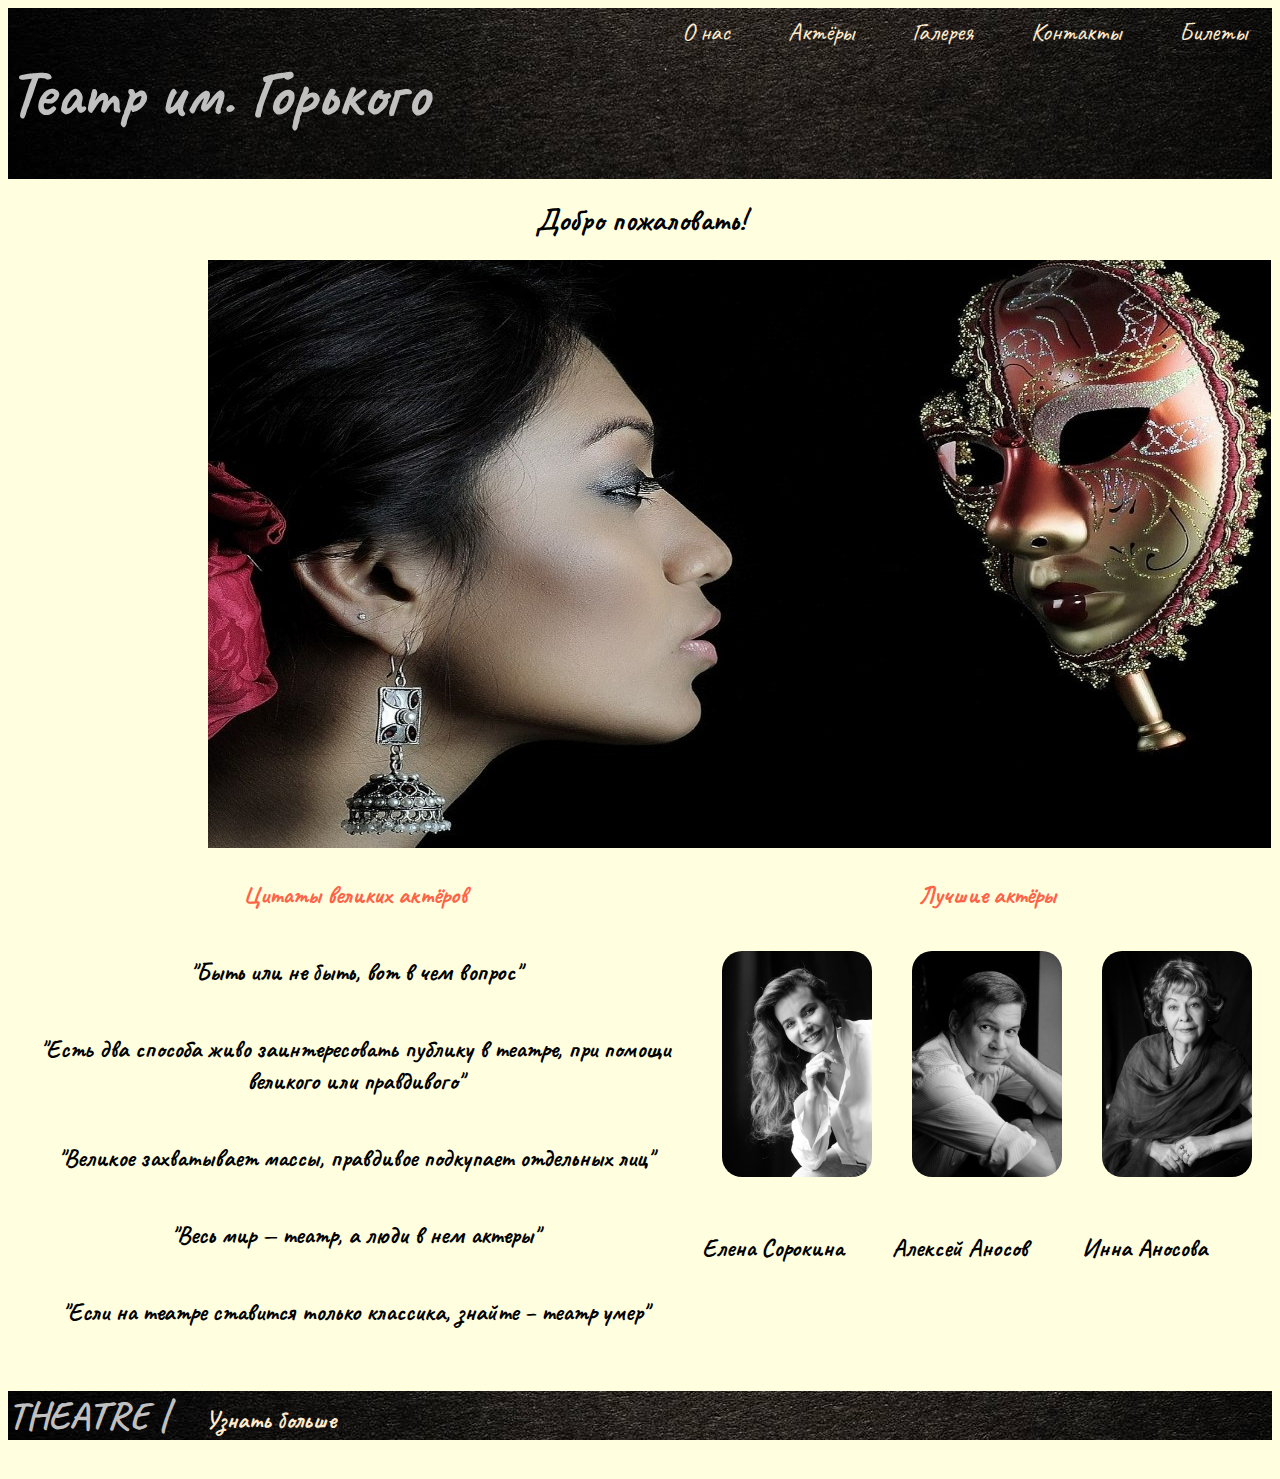
<file: index.html>
<!DOCTYPE html>
<html lang="ru">
<head>
    <meta charset="UTF-8">
    <meta http-equiv="X-UA-Compatible" content="IE=edge">
    <meta name="viewport" content="width=device-width, initial-scale=1.0">
    <link rel="stylesheet" href="CSS/style.css">
    <link rel="stylesheet" href="CSS/adeptive.css">
    <title>главная</title>
</head>
<body>
    <header>
        <div class="container">
            <div class="header">
                <div>
            <h1>Театр им. Горького</h1>
        </div>
            <div class="nav">
                <nav>
                    <a href="HTML/about.html">О нас</a>
                    <a href="HTML/about.html">Актёры</a>
                    <a href="HTML/gallery.html">Галерея</a>
                    <a href="HTML/contact.html">Контакты</a>
                    <a href="HTML/ticets.html">Билеты</a>
                </nav>
            </div>
        </div>
        </div>
    </header>
        <main>
            <div class="container">
                <section class="s-one">
                     <h1 class="text">Добро пожаловать!</h1>
                    <img class="imgs" src="img/devushka-maska-stil.jpg" alt="#">
                </section>
                <section class="s-two">
                    <div class="quote">
                        <h2 class="one">Цитаты великих актёров</h2>
                        <h3 class="q">"Быть или не быть, вот в чем вопрос"</h3>
                        <h3 class="q">"Есть два способа живо заинтересовать публику в театре, при помощи великого или правдивого"</h3>
                        <h3 class="q">"Великое захватывает массы, правдивое подкупает отдельных лиц"</h3>
                        <h3 class="q">"Весь мир — театр, а люди в нем актеры"</h3>
                        <h3 class="q">"Если на театре ставится только классика, знайте – театр умер"</h3>
                    </div>
                    <div class="photo">
                        <h2 class="one">Лучшие актёры</h2>
                        <div class="item-o">
                        <div class="item">
                        <img class="ph" src="img/21.-заслуженная-артистка-АРК-лауреат-премии-АРК-Елена-Сорокина.jpg" alt="#">
                        <h3 class="j">Елена Сорокина</h3>
                    </div>
                    <div class="item">
                        <img class="ph" src="img/25.-Алексей-Аносов.jpg" alt="#">
                        <h3 class="j">Алексей Аносов</h3>
                    </div>
                    <div class="item">
                        <img class="ph" src="img/5.-заслуженная-артистка-Украины-лауреат-Премии-АРК-Инна-Аносова.jpg" alt="#">
                        <h3 class="j">Инна Аносова</h3>
                    </div>
                    </div>
                    </div>
                </section>
            </div>
        </main>
        <footer>
            <div class="container">        
            <h3>THEATRE | <a href="https://rusteatrkrym.ru/sorokina-e-n/">Узнать больше</a></h3>
            </div>
        </footer>
    <script src="JS/script.js"></script>
</body>
</html>
</file>
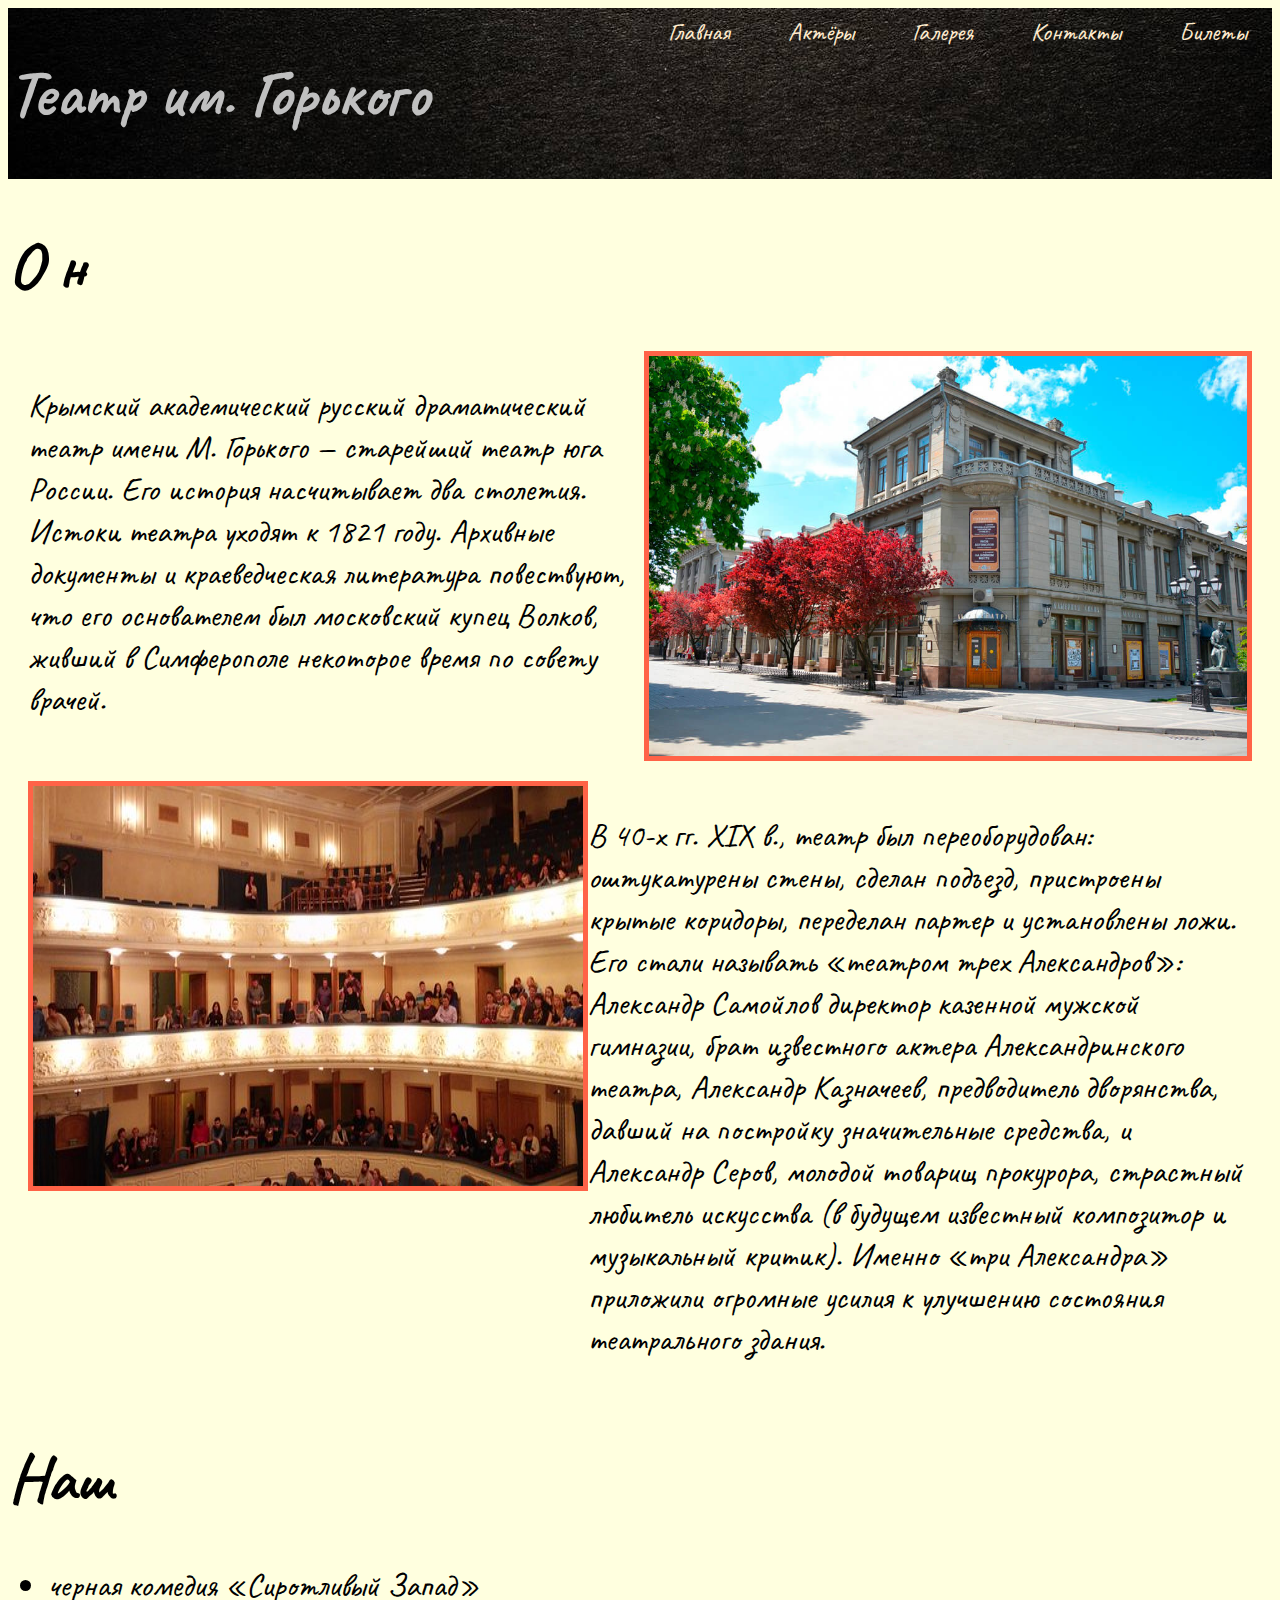
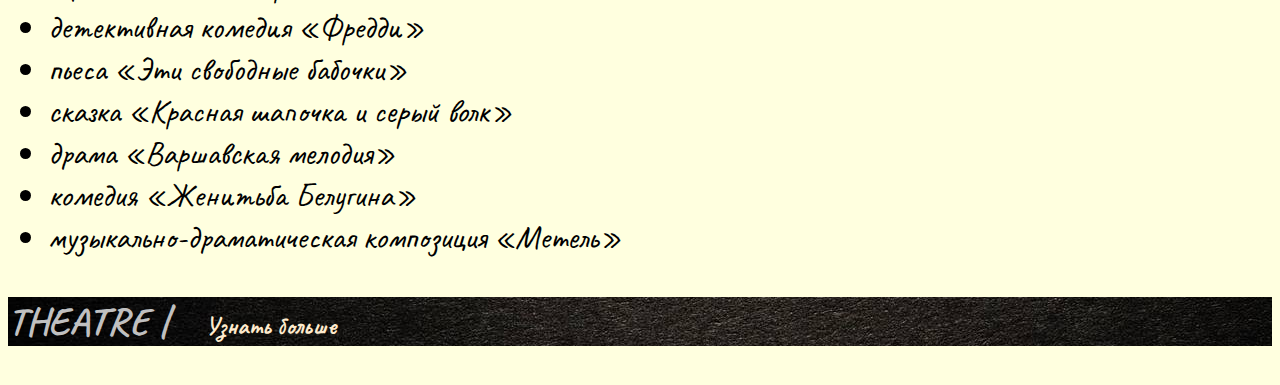
<file: HTML/about.html>
<!DOCTYPE html>
<html lang="ru">
<head>
    <meta charset="UTF-8">
    <meta http-equiv="X-UA-Compatible" content="IE=edge">
    <meta name="viewport" content="width=device-width, initial-scale=1.0">
    <link rel="stylesheet" href="../CSS/about.css">
    <link rel="stylesheet" href="../CSS/adeptive.css">
    <title>Актёры</title>
</head>
<body>
    <header>
        <div class="container">
            <div class="header">
                <div>
            <h1>Театр им. Горького</h1>
        </div>
            <div class="nav">
                <nav>
                    <a href="../index.html">Главная</a>
                    <a href="../HTML/actours.html">Актёры</a>
                    <a href="../HTML/gallery.html">Галерея</a>
                    <a href="../HTML/contact.html">Контакты</a>
                    <a href="../HTML/ticets.html">Билеты</a>
                </nav>
            </div>
        </div>
        </div>
    </header>
    <main>
        <section>
        <div class="container">
            <h1 class="print-text"></h1>
            <div class="s-one">
                <div class="s-s-one">
                    <p>Крымский академический русский драматический театр имени М. Горького — старейший театр юга России. Его история насчитывает  два столетия. Истоки театра уходят к 1821 году. Архивные документы и краеведческая литература повествуют, что его основателем был московский купец Волков, живший в Симферополе некоторое время по совету врачей.</p>
                    <img class="z" src="../img/Krymskiy-akademicheskiy-teatr-imeni-M.jpg" alt="#">
                </div>
                <div class="s-s-two">
                     <p> В 40-х гг. XIX в., театр был переоборудован: оштукатурены стены, сделан подъезд, пристроены крытые коридоры, переделан партер и установлены ложи. Его стали называть «театром трех Александров»: Александр Самойлов директор казенной мужской гимназии, брат известного актера Александринского театра, Александр Казначеев, предводитель дворянства, давший на постройку значительные средства, и Александр Серов, молодой товарищ прокурора, страстный любитель искусства (в будущем известный композитор и музыкальный критик). Именно «три Александра» приложили огромные усилия к улучшению состояния театрального здания. </p>
                     <img class="z" src="../img/caption.jpg" alt="#">
                </div>
            </div>
        </div>
    </section>
    <section>
        <div class="container">
            <h1 class="print"></h1> 
            <div class="list">
                <ul>
                    <li class="li"> черная комедия «Сиротливый Запад»</li>
                    <li class="li">детективная комедия «Фредди»</li>
                    <li class="li">пьеса «Эти свободные бабочки»</li>
                    <li class="li">сказка «Красная шапочка и серый волк»</li>
                    <li class="li">драма «Варшавская мелодия»</li>
                    <li class="li">комедия «Женитьба Белугина»</li>
                    <li class="li">музыкально-драматическая композиция «Метель»</li>
                </ul>
            </div>
        </div>
    </section>
    </main>
    <footer>
        <div class="container">        
        <h3>THEATRE | <a href="https://rusteatrkrym.ru/sorokina-e-n/">Узнать больше</a></h3>
        </div>
    </footer>
<script src="../JS/about.js"></script>
</body>
</html>
</file>
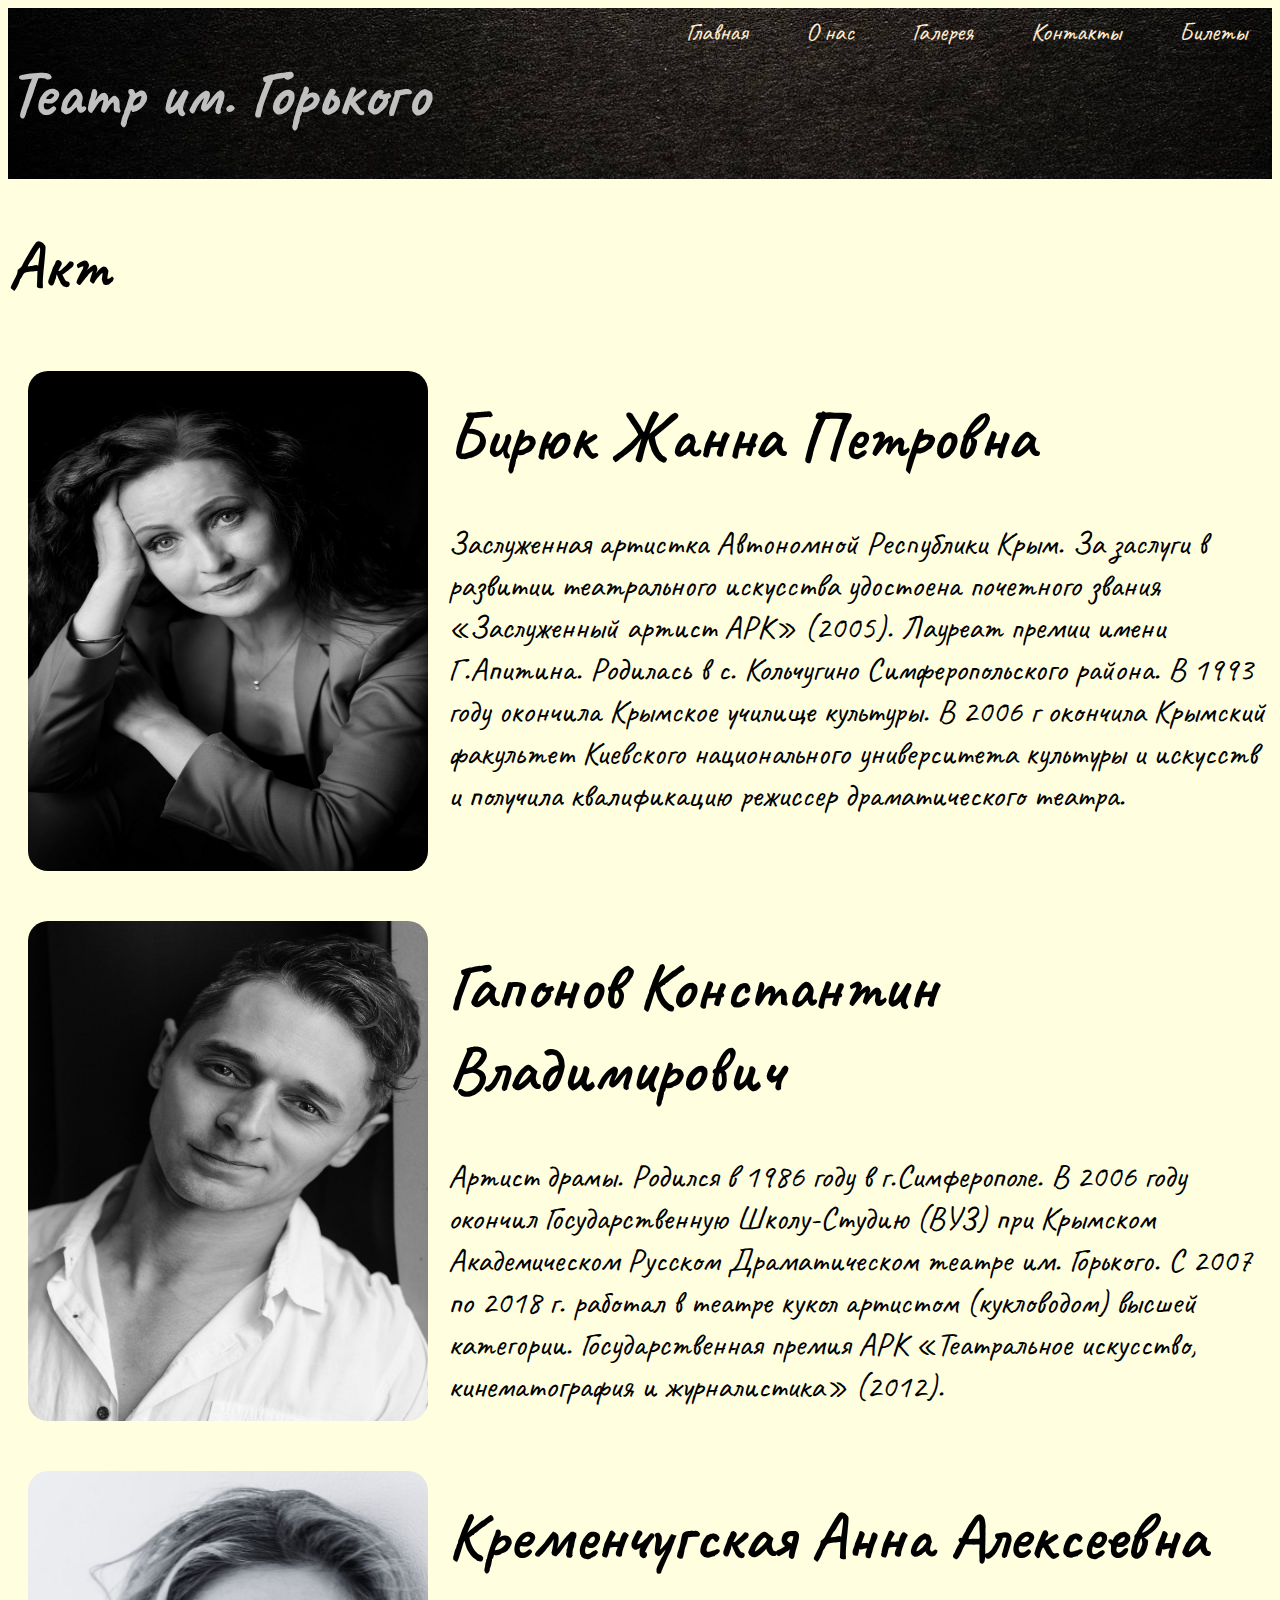
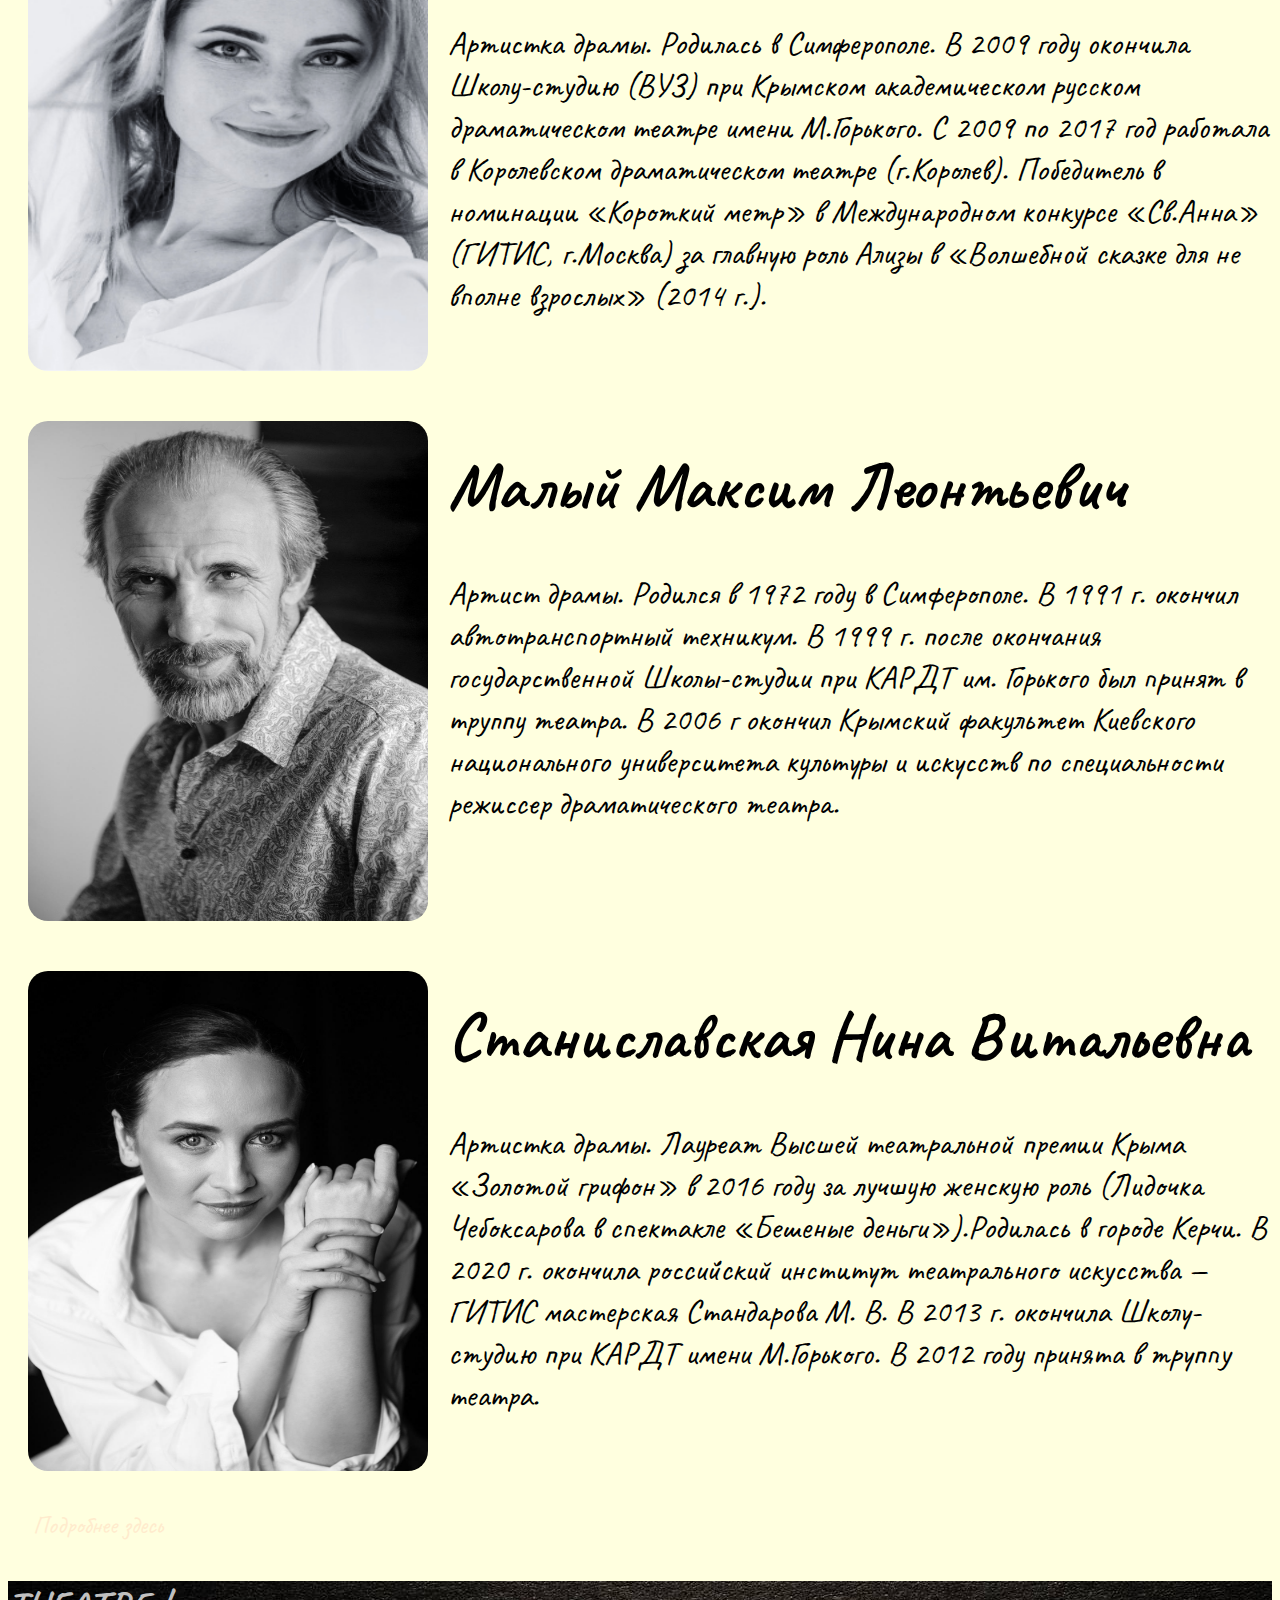
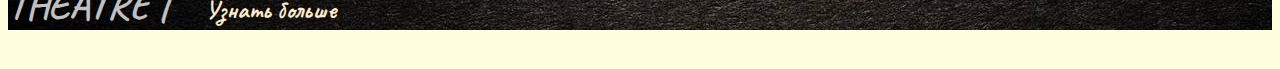
<file: HTML/actours.html>
<!DOCTYPE html>
<html lang="ru">
<head>
    <meta charset="UTF-8">
    <meta http-equiv="X-UA-Compatible" content="IE=edge">
    <meta name="viewport" content="width=device-width, initial-scale=1.0">
    <link rel="stylesheet" href="../CSS/actours.css">
    <link rel="stylesheet" href="../CSS/adeptive.css">
    <title>О нас</title>
</head>
<body>
    <header>
        <div class="container">
            <div class="header">
                <div>
            <h1>Театр им. Горького</h1>
        </div>
            <div class="nav">
                <nav>
                    <a href="../index.html">Главная</a>
                    <a href="../HTML/about.html">О нас</a>
                    <a href="../HTML/gallery.html">Галерея</a>
                    <a href="../HTML/contact.html">Контакты</a>
                    <a href="../HTML/ticets.html">Билеты</a>
                </nav>
            </div>
        </div>
        </div>
    </header>
    <main>
    <div class="container">
        <section>
            <h1 class="print-text"></h1>
            <div class="container">
                <div class="p-main">
                    <div>
                <img src="../img/6.-заслуженная-артистка-АРК-Жанна-Бирюк.jpg" alt="#">
            </div>
            <div>
                <h1>Бирюк Жанна Петровна</h1>
                <p>Заслуженная артистка Автономной Республики Крым. За заслуги в развитии театрального искусства удостоена почетного звания «Заслуженный артист АРК» (2005). Лауреат премии имени Г.Апитина. Родилась в с. Кольчугино Симферопольского района. В 1993 году окончила Крымское училище культуры. В 2006 г окончила Крымский факультет Киевского национального университета культуры и искусств и получила квалификацию режиссер драматического театра. </p>
            </div>
            </div>
            </div>
        </section>
        <section>
            <div class="container">
                <div class="p-main">
                    <div>
                <img src="../img/27.-лауреат-Премии-АРК-Константин-Гапонов.jpg" alt="#">
            </div>
            <div>
                <h1>Гапонов Константин Владимирович</h1>
                 <p> Артист драмы. Родился в 1986 году в г.Симферополе. В 2006 году окончил Государственную Школу-Студию (ВУЗ) при Крымском Академическом Русском Драматическом театре им. Горького. С 2007 по 2018 г. работал в театре кукол артистом (кукловодом) высшей категории. Государственная премия АРК «Театральное искусство, кинематография и журналистика» (2012).</p>
                </div>
            </div>
        </div>
        </section>
        <section>
            <div class="container">
                <div class="p-main">
                 <div>
                <img class="img" src="../img/Дизайн-без-названия-3.png" alt="#">
            </div>
            <div>
                <h1>Кременчугская Анна Алексеевна</h1>
                <p>Артистка драмы. Родилась в Симферополе. В 2009 году окончила Школу-студию (ВУЗ) при Крымском академическом русском драматическом театре имени М.Горького. С 2009 по 2017 год работала в Королевском драматическом театре (г.Королев). Победитель в номинации «Короткий метр» в Международном конкурсе «Св.Анна» (ГИТИС, г.Москва) за главную роль Ализы в «Волшебной сказке для не вполне взрослых» (2014 г.). </p></div>
            </div>
            </div>
        </section>
        <section>
            <div class="container">
                <div class="p-main">
                    <div>
                <img src="../img/31-Максим-Малый.jpg" alt="#">
            </div>
            <div>
                <h1>Малый Максим Леонтьевич</h1>
                <p>Артист драмы. Родился в 1972 году в Симферополе. В 1991 г. окончил автотранспортный техникум. В 1999 г. после окончания государственной Школы-студии при КАРДТ им. Горького был принят в труппу театра. В 2006 г окончил Крымский факультет Киевского национального университета культуры и искусств по специальности режиссер драматического театра. </p></div>
            </div>
            </div>
        </section>
        <section>
            <div class="container">
                <div class="p-main">
                    <div>
                <img src="../img/38.-Нина-Станиславская.jpg" alt="">
            </div>
            <div>
                <h1>Станиславская Нина Витальевна</h1>
                <p>Артистка драмы. Лауреат Высшей театральной премии Крыма «Золотой грифон» в 2016 году за лучшую женскую роль (Лидочка Чебоксарова в спектакле «Бешеные деньги»).Родилась в городе Керчи. В 2020 г. окончила росси́йский институт театрального искусства — ГИТИС мастерская Стандарова М. В. В 2013 г. окончила Школу-студию при КАРДТ имени М.Горького. В 2012 году принята в труппу театра. </p></div>
            </div>
            </div>
        </section>
        <section>
            <div class="container">
                <a href="https://rusteatrkrym.ru/krymskij-akademicheskij-russkij-dramaticheskij-teatr-imeni-m-gorkogo-2-2/nash-kollektiv/truppa-2/">Подробнее здесь</a>
            </div>
        </section>
    </div>
</main>
<footer>
    <div class="container">        
    <h3>THEATRE | <a href="https://rusteatrkrym.ru/sorokina-e-n/">Узнать больше</a></h3>
    </div>
</footer>
<script src="../JS/actours.js"></script>
</body>
</html>
</file>
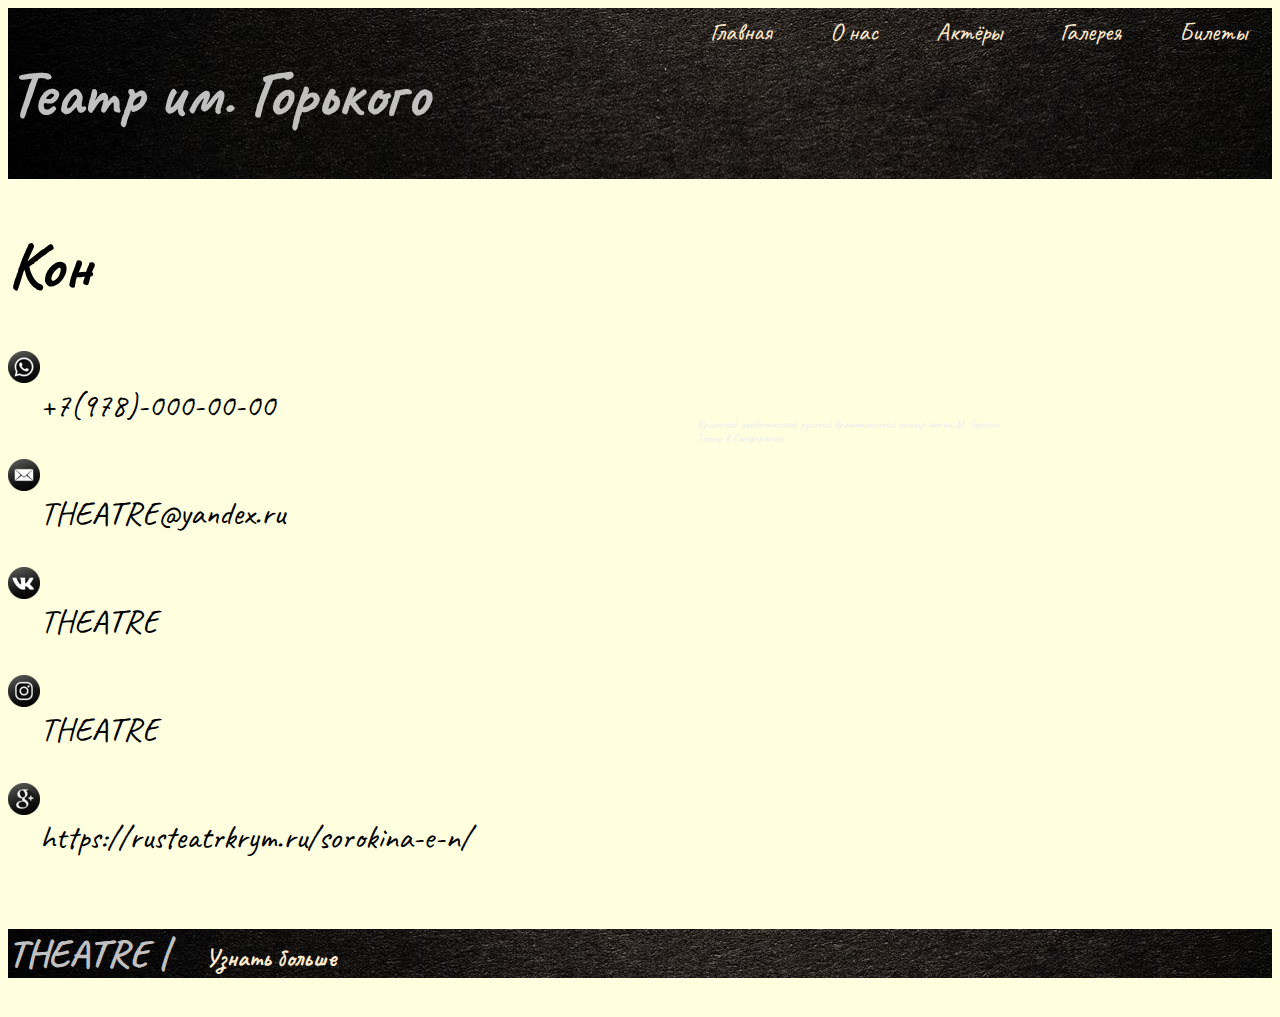
<file: HTML/contact.html>
<!DOCTYPE html>
<html lang="ru">
<head>
    <meta charset="UTF-8">
    <meta http-equiv="X-UA-Compatible" content="IE=edge">
    <meta name="viewport" content="width=device-width, initial-scale=1.0">
    <link rel="stylesheet" href="../CSS/contact.css">
    <link rel="stylesheet" href="../CSS/adeptive.css">
    <title>Контакты</title>
</head>
<body>
    <header>
        <div class="container">
            <div class="header">
                <div>
            <h1>Театр им. Горького</h1>
        </div>
            <div class="nav">
                <nav>
                    <a href="../index.html">Главная</a>
                    <a href="../HTML/about.html">О нас</a>
                    <a href="../HTML/actours.html">Актёры</a>
                    <a href="HTML/gallery.html">Галерея</a>
                    <a href="../HTML/ticets.html">Билеты</a>
                </nav>
            </div>
        </div>
        </div>
    </header>
        <main>
        <div class="container"> 
            <h1 class="print-text"></h1>
            <section class="s">
            <div class="ss">
            <div  class="rar">
            <img class="im" src="../img/1492718755-whatsapp_83610.png" alt="">
            <p class="p">+7(978)-000-00-00</p>
         </div>
         <div  class="rar">
            <img class="im" src="../img/1492718759-mail_83619 (1).png" alt="">
            <p class="p">THEATRE@yandex.ru</p>
         </div>
         <div  class="rar">
            <img class="im" src="../img/1492718766-vk_83600.png" alt="">
            <p class="p">THEATRE</p>
         </div>
         <div  class="rar">
            <img class="im" src="../img/1492718764-instagram_83597.png" alt="">
            <p class="p">THEATRE</p>
         </div>
            <div class="rar">
            <img class="im" src="../img/1492718767-g_83601.png" alt="">
            <p class="p">https://rusteatrkrym.ru/sorokina-e-n/</p>
        </div> 
     </div>
     <div class="ss">
                        <div class="card" style="position:relative;overflow:hidden;"><a href="https://yandex.ru/maps/org/krymskiy_akademicheskiy_russkiy_dramaticheskiy_teatr_imeni_m_gorkogo/1074881700/?utm_medium=mapframe&utm_source=maps" style="color:#eee;font-size:12px;position:absolute;top:0px;">Крымский академический русский драматический театр имени М. Горького</a><a href="https://yandex.ru/maps/146/simferopol/category/theater/184105872/?utm_medium=mapframe&utm_source=maps" style="color:#eee;font-size:12px;position:absolute;top:14px;">Театр в Симферополе</a><iframe src="https://yandex.ru/map-widget/v1/-/CCU5ALfQtD" width="1500" height="350" frameborder="0" allowfullscreen="true" style="position:relative;"></iframe></div>
                    </div>
                </div>
                </section>
        </div>
    </main>
    <footer>
        <div class="container">        
        <h3>THEATRE | <a href="https://rusteatrkrym.ru/sorokina-e-n/">Узнать больше</a></h3>
        </div>
       
    </footer>
<script src="../JS/contact.js"></script>
</body>
</html>
</file>
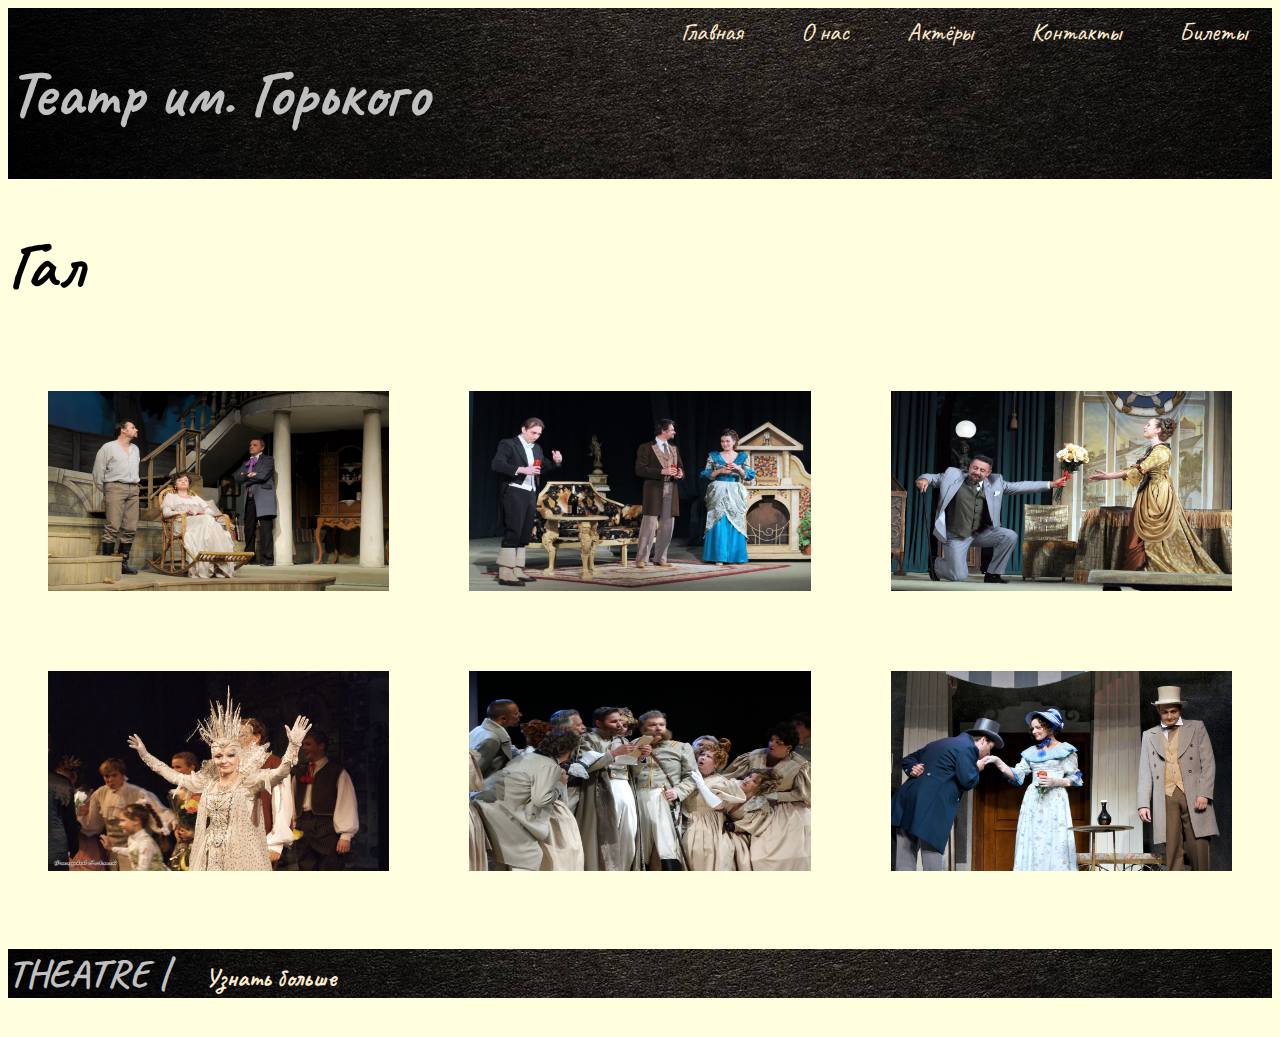
<file: HTML/gallery.html>
<!DOCTYPE html>
<html lang="ru">
<head>
    <meta charset="UTF-8">
    <meta http-equiv="X-UA-Compatible" content="IE=edge">
    <meta name="viewport" content="width=device-width, initial-scale=1.0">
    <link rel="stylesheet" href="../CSS/gallery.css">
    <link rel="stylesheet" href="../CSS/adeptive.css">
    <title>главная</title>
</head>
<body>
    <header>
        <div class="container">
            <div class="header">
                <div>
            <h1>Театр им. Горького</h1>
        </div>
            <div class="nav">
                <nav>
                    <a href="../index.html">Главная</a>
                    <a href="../HTML/about.html">О нас</a>
                    <a href="../HTML/actours.html">Актёры</a>
                    <a href="../HTML/contact.html">Контакты</a>
                    <a href="../HTML/ticets.html">Билеты</a>
                </nav>
            </div>
        </div>
        </div>
    </header>
        <main>
        <div class="container">
            <section>
                <h1 class="print-text"></h1>
                <div class="container" >
                    <div class="gallery">
                        <div class="gallery-one">
                            <img class="v" src="../img/02.jpg" alt="#">
                            <img class="v" src="../img/816718.jpg" alt="#">
                            <img class="v" src="../img/08.jpg" alt="#">
                        </div>
                        <div class="gallery-one">
                            <img class="v" src="../img/563b6a1ed6706.jpg" alt="#">
                            <img class="v" src="../img/177bd1b0a455e250bad7d1f12353d2e9.jpg" alt="#">
                            <img class="v" src="../img/04.jpg" alt="#">
                        </div>
                    </div>
                </div>
            </section>
        </div>
    </main>
    <footer>
        <div class="container">        
        <h3>THEATRE | <a href="https://rusteatrkrym.ru/sorokina-e-n/">Узнать больше</a></h3>
        </div>
    </footer>
<script src="../JS/gallery.js"></script>
</body>
</html>
</file>
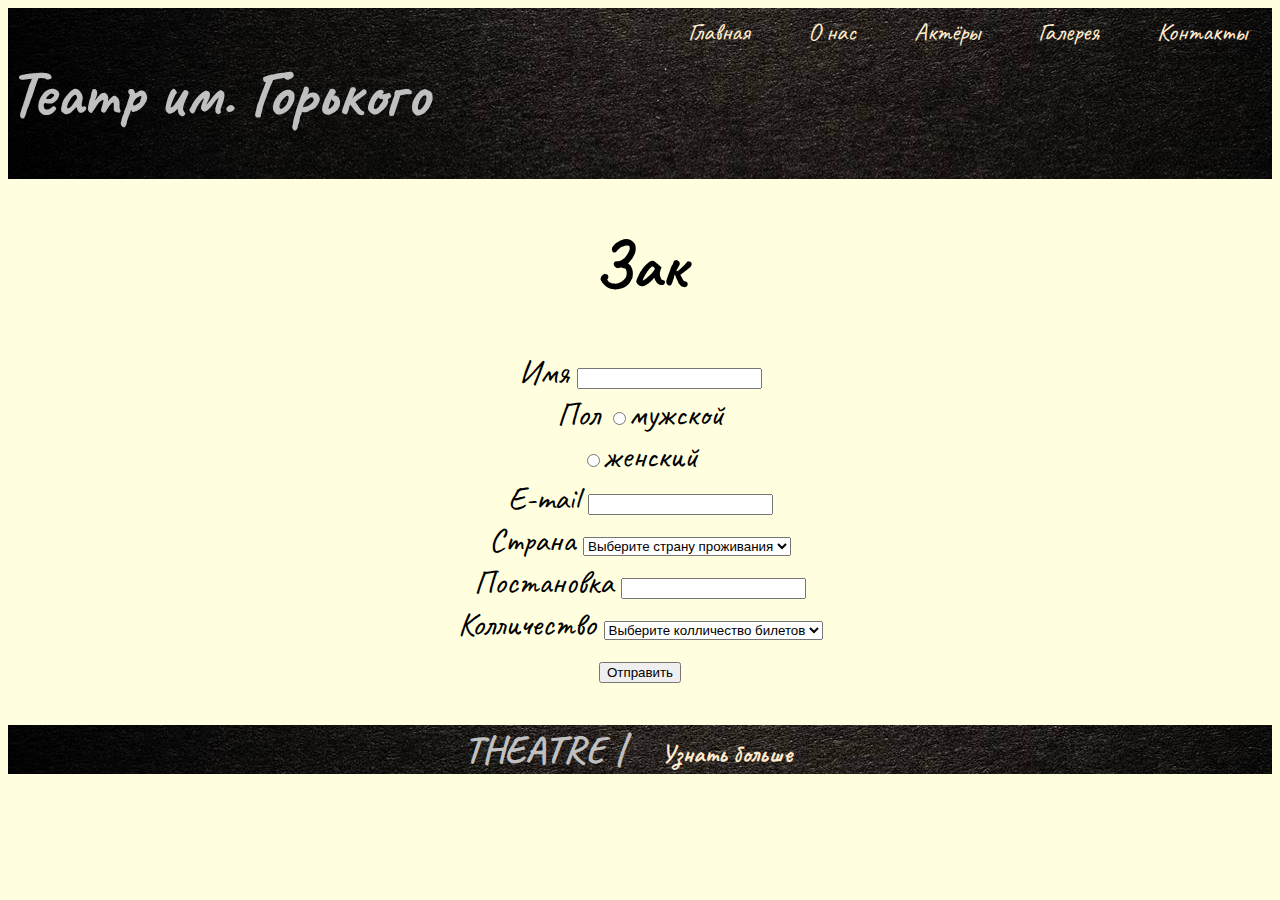
<file: HTML/ticets.html>
<!DOCTYPE html>
<html lang="ru">
<head>
    <meta charset="UTF-8">
    <meta http-equiv="X-UA-Compatible" content="IE=edge">
    <meta name="viewport" content="width=device-width, initial-scale=1.0">
    <link rel="stylesheet" href="../CSS/ticets.css">
    <link rel="stylesheet" href="../CSS/adeptive.css">
    <title>Билеты</title>
</head>
<body>
    <header>
        <div class="container">
            <div class="header">
                <div>
            <h1>Театр им. Горького</h1>
        </div>
            <div class="nav">
                <nav>
                    <a href="../index.html">Главная</a>
                    <a href="../HTML/about.html">О нас</a>
                    <a href="../HTML/actours.html">Актёры</a>
                    <a href="HTML/gallery.html">Галерея</a>
                    <a href="../HTML/contact.html">Контакты</a>
                </nav>
            </div>
        </div>
        </div>
    </header>
    <main>
        <div class="container">
            <section>
                <div class="container">
                    <div class="form-wrap">
                        <div class="profile">
                          <h1 class="print-text"></h1>
                        </div>
                        <form method="post" action="form.php">
                          <div>
                            <label for="name">Имя</label>
                            <input type="text" name="name" required>
                          </div>
                          <div class="radio">
                            <span>Пол</span>
                            <label>
                              <input type="radio" name="sex" value="мужской">мужской
                              <div class="radio-control male"></div>
                            </label>
                            <label>
                              <input type="radio" name="sex" value="женский">женский
                              <div class="radio-control female"></div>
                            </label>
                          </div>
                          <div>
                            <label for="email">E-mail</label>
                            <input type="email" name="email" required>
                          </div>
                          <div>
                            <label for="country">Страна</label>
                            <select name="country">
                              <option>Выберите страну проживания</option>
                              <option value="Россия">Россия</option> 
                              <option value="Украина">Украина</option> 
                              <option value="Беларусь">Беларусь</option> 
                            </select> 
                            <div>
                                <label for="name">Постановка</label>
                                <input type="text" name="name" required>
                              </div>
                            <div>
                            <label for="country">Колличество</label>
                            <select name="country">
                                <option>Выберите колличество билетов</option>
                                <option value="1">1</option> 
                                <option value="2">2</option> 
                                <option value="3">3</option> 
                                <option value="4">4</option> 
                                <option value="5">5</option> 
                                <option value="6">6</option> 
                                <option value="7">7</option> 
                                <option value="8">8</option> 
                                <option value="9">9</option> 
                                <option value="10">10</option> 
                              </select> </div>
                            <div class="select-arrow"></div> 
                          </div> 
                          <button type="submit">Отправить</button> 
                        </form> 
                      </div>
                </div>
            </section>
        </div>
    </main> 
    <footer>
        <div class="container">        
        <h3>THEATRE | <a href="https://rusteatrkrym.ru/sorokina-e-n/">Узнать больше</a></h3>
        </div>
       
    </footer>
<script src="../JS/tices.js"></script>
</body>
</html>
</file>
<file: CSS/style.css>
@import url('https://fonts.googleapis.com/css2?family=Amatic+SC:wght@700&family=Caveat:wght@400;700&display=swap');
body{
    font-family: 'Amatic SC', cursive;
    font-family: 'Caveat', cursive;
    background-color: #ffffdf;
    font-size: 33px;

}header{
    background-image: url(../img/1603495493_4-p-matovii-chernii-fon-5.jpg);
    color: silver;
}
a{
    color: blanchedalmond;
    text-decoration: none;
    font-size: 25px;
    margin: 25px;
}
a:hover{
    font-size: 30px;
    color: #f7ef8a;
}
.header{
    display: flex;
    justify-content: space-between;
}
footer{
    background-image: url(../img/1603495493_4-p-matovii-chernii-fon-5.jpg);
    color: silver;
}
main{
    background-color: #ffffdf;
}
.text{
    text-align: center;
    font-size: 31px;
    font-weight: 900;
}
.imgs{
    margin-left: 200px;
}
.one{
    font-size: 25px;
    color: tomato;
    text-align: center;
}
.ph{
    width: 150px;
    border-radius: 20px;
    margin: 20px;
}
.item{
    align-items: center;
}
.item-o{
    display: flex;
    align-items: row;
    
}
.s-two{
    display: flex;
    justify-content: space-between;
}
.q{
    margin-top: 45px;
    text-align: center;
    font-size: 25px;
}
.j{
    font-size: 25px;
}
</file>
<file: CSS/adeptive.css>
@media screen and (max-width: 992px){
    header h1{
        font-size: 30px;
    }
    .imgs{
        max-width: 600px;
    }
    .z{
        max-width: 80px;
        max-height: 90px;
    }
    .v{
        max-width: 250px;
        max-height: 200px;
    }
    .card{
        max-width: 500px;
        max-height: 400px;
    }
}
@media screen and (max-width: 768px){
    header h1{
        font-size: 30px;
    }
    .imgs{
        max-width: 400px;
    }
    .s-s-one img{
        width: 120px;
        height: 90px;
    }
    .s-s-two img{
        width: 120px;
        height: 90px;
    }
    .card{
        max-width: 300px;
        max-height: 200px;
    }
    a{
        font-size: 20px;
    }
    p{
        font-size: 15px;
    }
    .li{
        font-size: 25px;
    }
    .v{
        max-width: 200px;
        max-height: 150px;
    }
}
@media screen and (max-width: 576px){
    header h1{
        font-size: 30px;
    }
    .imgs{
        max-width: 350px;
        display: flex;
        justify-content: space-around;
    }
    .s-s-one img{
        width: 120px;
        height: 90px;
    }
    .s-s-two img{
        width: 120px;
        height: 90px;
    }
    .card{
        max-width: 250px;
        max-height: 150px;
    }
    a{
        font-size: 15px;
        margin: 10px;
    }
    p{
        font-size: 15px;
    }
    .li{
        font-size: 20px;
    }
    .v{
        max-width: 150px;
        max-height: 100px;
        margin: 15px;
    }
    .q{
        font-size: 15px;
        margin: 10px;
    }
    .ph{
        max-width: 70px;
        max-height: 100px;
        margin: 20px;
    }
    .j{
        font-size: 15px;
        margin: 5px;
    }
    .p-main img{
        width: 150px;
        height: 200px;
    }
    h1{
        font-size: 30px;
    }
}
</file>
<file: CSS/about.css>
@import url('https://fonts.googleapis.com/css2?family=Amatic+SC:wght@700&family=Caveat:wght@400;700&display=swap');
body{
    font-family: 'Amatic SC', cursive;
    font-family: 'Caveat', cursive;
    background-color: #ffffdf;
    font-size: 33px;

}
header{
    background-image: url(../img/1603495493_4-p-matovii-chernii-fon-5.jpg);
    color: silver;
}
a{
    color: blanchedalmond;
    text-decoration: none;
    font-size: 25px;
    margin: 25px;
}
a:hover{
    font-size: 30px;
    color: #f7ef8a;
}
.header{
    display: flex;
    justify-content: space-between;
}
footer{
    background-image: url(../img/1603495493_4-p-matovii-chernii-fon-5.jpg);
    color: silver;
}
main{
    background-color: #ffffdf;
}
.s-s-one{
    display: flex;
    flex-direction: row;
    color: black;
    border-radius: 20px;
    margin: 20px;
}
.s-s-two{
    display: flex;
    flex-direction: row-reverse;
    color: black;
    border-radius: 20px;
    margin: 20px;
}
.s-s-one img{
    max-width: 600px;
    max-height: 400px;
    border: tomato solid 5px;
    display: flex;
    align-items: center;

}
.s-s-two img{
    max-width: 600px;
    max-height: 400px;
    border: tomato solid 5px;
    display: flex;
    align-items: center;

}
</file>
<file: CSS/actours.css>
@import url('https://fonts.googleapis.com/css2?family=Amatic+SC:wght@700&family=Caveat:wght@400;700&display=swap');
body{
    font-family: 'Amatic SC', cursive;
    font-family: 'Caveat', cursive;
    background-color: #ffffdf;
    font-size: 33px;
}
header{
    background-image: url(../img/1603495493_4-p-matovii-chernii-fon-5.jpg);
    color: silver;
}
a{
    color: blanchedalmond;
    text-decoration: none;
    font-size: 25px;
    margin: 25px;
}
a:hover{
    font-size: 30px;
    color: #f7ef8a;
}
.header{
    display: flex;
    justify-content: space-between;
}
footer{
    background-image: url(../img/1603495493_4-p-matovii-chernii-fon-5.jpg);
    color: silver;
}
main{
    background-color: #ffffdf;
}
.p-main{
    display: flex;
    flex-direction: row;
}
img{
    width: 400px;
    height: 500px;
    border-radius: 20px;
    margin: 20px;
}
</file>
<file: CSS/contact.css>
@import url('https://fonts.googleapis.com/css2?family=Amatic+SC:wght@700&family=Caveat:wght@400;700&display=swap');
body{
    font-family: 'Amatic SC', cursive;
    font-family: 'Caveat', cursive;
    background-color: #ffffdf;
    font-size: 33px;
}
header{
    background-image: url(../img/1603495493_4-p-matovii-chernii-fon-5.jpg);
    color: silver;
}
a{
    color: blanchedalmond;
    text-decoration: none;
    font-size: 25px;
    margin: 25px;
}
a:hover{
    font-size: 30px;
    color: #f7ef8a;
}
.header{
    display: flex;
    justify-content: space-between;
}
footer{
    background-image: url(../img/1603495493_4-p-matovii-chernii-fon-5.jpg);
    color: silver;
}
main{
    background-color: #ffffdf;
}
.rar{
    display: flex;

}
.im{
    width: 32px;
    height: 32px;
}
.card{
    width: 600px;
    height: 500px;
} 
.s{
    display: flex;
    justify-content: space-between;
    align-items: flex-end;
}
</file>
<file: CSS/gallery.css>
@import url('https://fonts.googleapis.com/css2?family=Amatic+SC:wght@700&family=Caveat:wght@400;700&display=swap');
body{
    font-family: 'Amatic SC', cursive;
    font-family: 'Caveat', cursive;
    background-color: #ffffdf;
    font-size: 33px;
}
header{
    background-image: url(../img/1603495493_4-p-matovii-chernii-fon-5.jpg);
    color: silver;
}
a{
    color: blanchedalmond;
    text-decoration: none;
    font-size: 25px;
    margin: 25px;
}
a:hover{
    font-size: 30px;
    color: #f7ef8a;
}
.header{
    display: flex;
    justify-content: space-between;
}
footer{
    background-image: url(../img/1603495493_4-p-matovii-chernii-fon-5.jpg);
    color: silver;
}
main{
    background-color: #ffffdf;
}
.v{
    width: 400px;
    height: 200px;
    margin: 40px;
}
.v:hover{
    width: 500px;
    height: 300px;
    margin: 10px;
}
.gallery-one{
    display: flex;
    justify-content: center;
}
</file>
<file: CSS/ticets.css>
@import url('https://fonts.googleapis.com/css2?family=Amatic+SC:wght@700&family=Caveat:wght@400;700&display=swap');
body{
    font-family: 'Amatic SC', cursive;
    font-family: 'Caveat', cursive;
    background-color: #ffffdf;
    font-size: 33px;
}
header{
    background-image: url(../img/1603495493_4-p-matovii-chernii-fon-5.jpg);
    color: silver;
}
a{
    color: blanchedalmond;
    text-decoration: none;
    font-size: 25px;
    margin: 25px;
}
a:hover{
    font-size: 30px;
    color: #f7ef8a;
}
.header{
    display: flex;
    justify-content: space-between;
}
footer{
    background-image: url(../img/1603495493_4-p-matovii-chernii-fon-5.jpg);
    color: silver;
}
main{
    background-color: #ffffdf;
}
.container{
    text-align: center;
}
</file>
